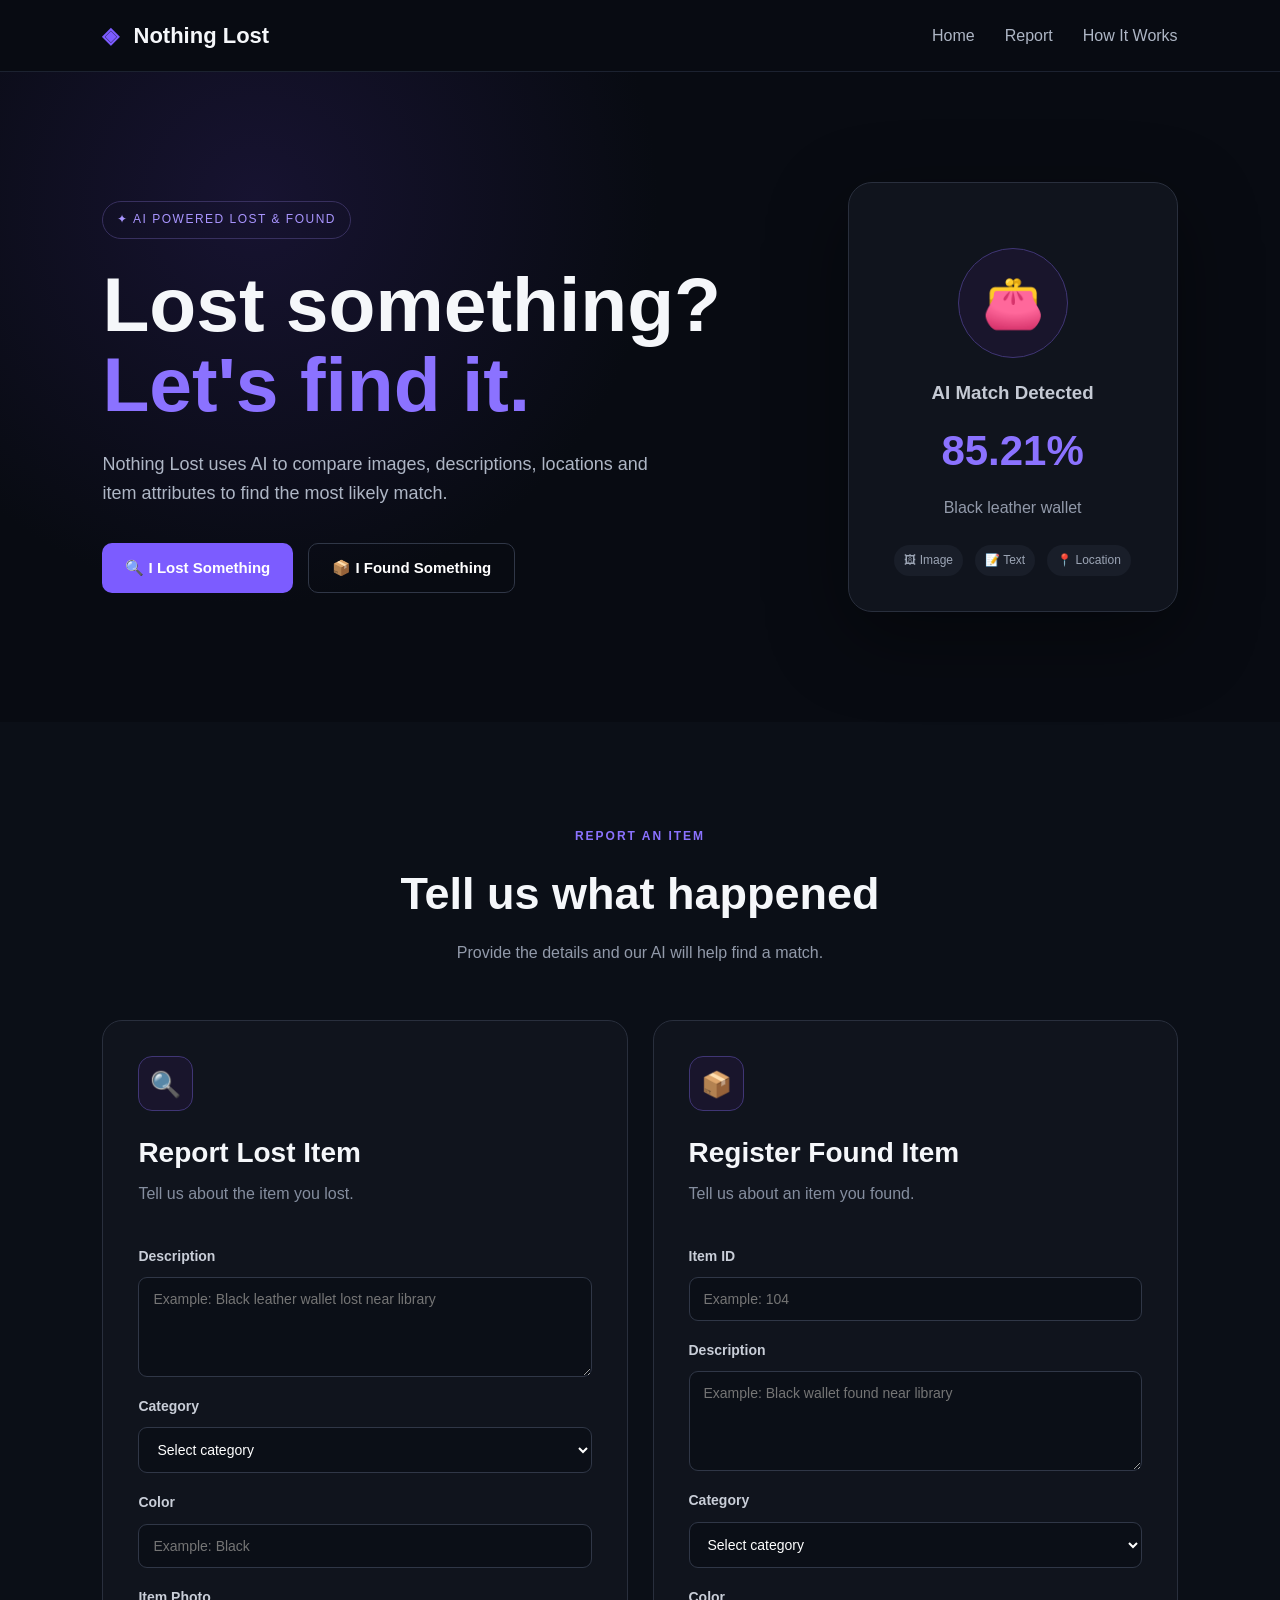
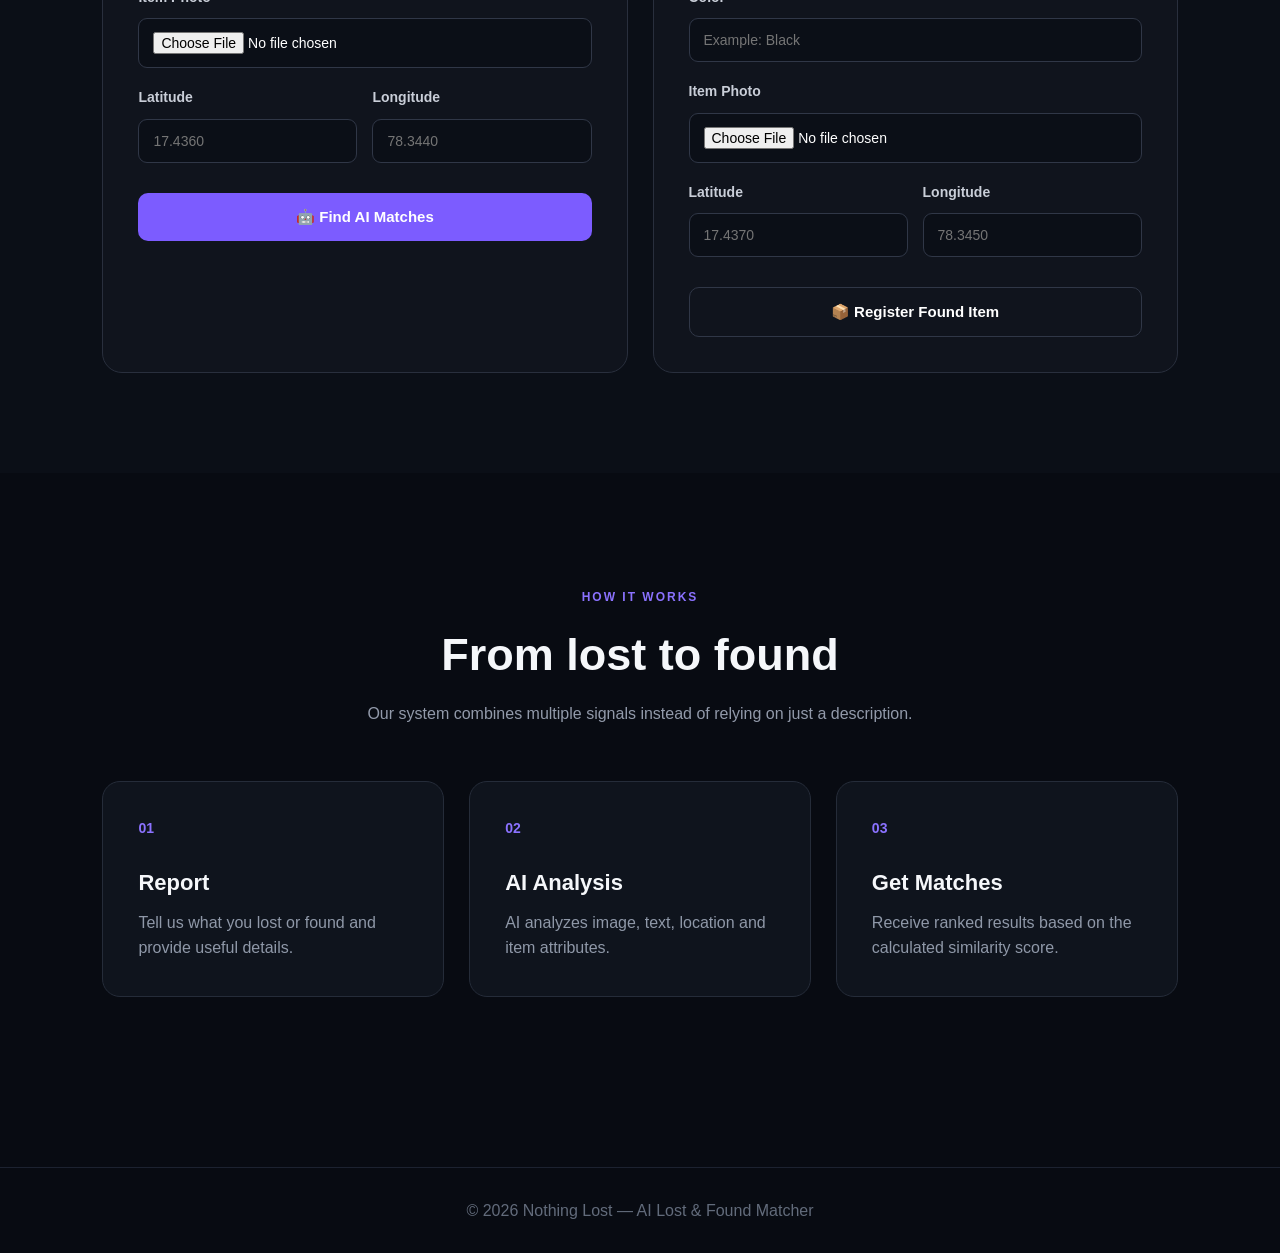
<file: frontend/index.html>
<!DOCTYPE html>
<html lang="en">
<head>
    <meta charset="UTF-8">
    <meta name="viewport" content="width=device-width, initial-scale=1.0">

    <title>Nothing Lost | AI Lost & Found</title>

    <link rel="stylesheet" href="style.css">
</head>

<body>

    <nav class="navbar">
        <div class="logo">
            <span>◈</span> Nothing Lost
        </div>

        <div class="nav-links">
            <a href="#home">Home</a>
            <a href="#report">Report</a>
            <a href="#how">How It Works</a>
        </div>
    </nav>


    <main>

        <!-- HERO -->

        <section class="hero" id="home">

            <div class="hero-content">

                <div class="badge">
                    ✦ AI POWERED LOST & FOUND
                </div>

                <h1>
                    Lost something?
                    <span>Let's find it.</span>
                </h1>

                <p>
                    Nothing Lost uses AI to compare images, descriptions,
                    locations and item attributes to find the most likely
                    match.
                </p>

                <div class="hero-buttons">

                    <button class="primary-btn"
                            onclick="showForm('lost')">
                        🔍 I Lost Something
                    </button>

                    <button class="secondary-btn"
                            onclick="showForm('found')">
                        📦 I Found Something
                    </button>

                </div>

            </div>


            <div class="hero-card">

                <div class="item-icon">
                    👛
                </div>

                <h3>AI Match Detected</h3>

                <div class="match-score">
                    85.21%
                </div>

                <p>Black leather wallet</p>

                <div class="match-details">
                    <span>🖼 Image</span>
                    <span>📝 Text</span>
                    <span>📍 Location</span>
                </div>

            </div>

        </section>


        <!-- REPORT FORMS -->

        <section class="forms-section" id="report">

            <div class="section-heading">

                <span>REPORT AN ITEM</span>

                <h2>Tell us what happened</h2>

                <p>
                    Provide the details and our AI will help find a match.
                </p>

            </div>


            <div class="form-container">


                <!-- LOST ITEM -->

                <div class="item-form" id="lostForm">

                    <div class="form-icon">
                        🔍
                    </div>

                    <h2>Report Lost Item</h2>

                    <p class="form-description">
                        Tell us about the item you lost.
                    </p>

                    <form onsubmit="submitLostItem(event)">

                        <label>Description</label>

                        <textarea
                            id="lostDescription"
                            placeholder="Example: Black leather wallet lost near library"
                            required></textarea>


                        <label>Category</label>

                        <select id="lostCategory" required>

                            <option value="">
                                Select category
                            </option>

                            <option value="wallet">Wallet</option>
                            <option value="phone">Phone</option>
                            <option value="bag">Bag</option>
                            <option value="backpack">Backpack</option>
                            <option value="keys">Keys</option>
                            <option value="documents">Documents</option>
                            <option value="other">Other</option>

                        </select>


                        <label>Color</label>

                        <input
                            type="text"
                            id="lostColor"
                            placeholder="Example: Black"
                            required>


                       <label>Item Photo</label>

<input
    type="file"
    id="lostImage"
    accept="image/*">


                        <div class="location-grid">

                            <div>

                                <label>Latitude</label>

                                <input
                                    type="number"
                                    step="any"
                                    id="lostLatitude"
                                    placeholder="17.4360"
                                    required>

                            </div>


                            <div>

                                <label>Longitude</label>

                                <input
                                    type="number"
                                    step="any"
                                    id="lostLongitude"
                                    placeholder="78.3440"
                                    required>

                            </div>

                        </div>


                        <button
                            type="submit"
                            class="primary-btn full-btn">

                            🤖 Find AI Matches

                        </button>

                    </form>

                </div>


                <!-- FOUND ITEM -->

                <div class="item-form" id="foundForm">

                    <div class="form-icon">
                        📦
                    </div>

                    <h2>Register Found Item</h2>

                    <p class="form-description">
                        Tell us about an item you found.
                    </p>

                    <form onsubmit="submitFoundItem(event)">

                        <label>Item ID</label>

                        <input
                            type="number"
                            id="foundId"
                            placeholder="Example: 104"
                            required>


                        <label>Description</label>

                        <textarea
                            id="foundDescription"
                            placeholder="Example: Black wallet found near library"
                            required></textarea>


                        <label>Category</label>

                        <select id="foundCategory" required>

                            <option value="">
                                Select category
                            </option>

                            <option value="wallet">Wallet</option>
                            <option value="phone">Phone</option>
                            <option value="bag">Bag</option>
                            <option value="backpack">Backpack</option>
                            <option value="keys">Keys</option>
                            <option value="documents">Documents</option>
                            <option value="other">Other</option>

                        </select>


                        <label>Color</label>

                        <input
                            type="text"
                            id="foundColor"
                            placeholder="Example: Black"
                            required>


                        <label>Item Photo</label>

<input
    type="file"
    id="foundImage"
    accept="image/*">

                        <div class="location-grid">

                            <div>

                                <label>Latitude</label>

                                <input
                                    type="number"
                                    step="any"
                                    id="foundLatitude"
                                    placeholder="17.4370"
                                    required>

                            </div>


                            <div>

                                <label>Longitude</label>

                                <input
                                    type="number"
                                    step="any"
                                    id="foundLongitude"
                                    placeholder="78.3450"
                                    required>

                            </div>

                        </div>


                        <button
                            type="submit"
                            class="secondary-btn full-btn">

                            📦 Register Found Item

                        </button>

                    </form>

                </div>

            </div>

        </section>


        <!-- HOW IT WORKS -->

        <section class="how-section" id="how">

            <div class="section-heading">

                <span>HOW IT WORKS</span>

                <h2>From lost to found</h2>

                <p>
                    Our system combines multiple signals instead of relying
                    on just a description.
                </p>

            </div>


            <div class="steps">

                <div class="step-card">

                    <div class="step-number">
                        01
                    </div>

                    <h3>Report</h3>

                    <p>
                        Tell us what you lost or found and provide useful
                        details.
                    </p>

                </div>


                <div class="step-card">

                    <div class="step-number">
                        02
                    </div>

                    <h3>AI Analysis</h3>

                    <p>
                        AI analyzes image, text, location and item attributes.
                    </p>

                </div>


                <div class="step-card">

                    <div class="step-number">
                        03
                    </div>

                    <h3>Get Matches</h3>

                    <p>
                        Receive ranked results based on the calculated
                        similarity score.
                    </p>

                </div>

            </div>

        </section>


        <!-- STATUS -->

        <section class="status-section">

            <div id="statusMessage"></div>

        </section>

    </main>


    <footer>

        <p>
            © 2026 Nothing Lost — AI Lost & Found Matcher
        </p>

    </footer>


    <script src="script.js"></script>

</body>
</html>
</file>
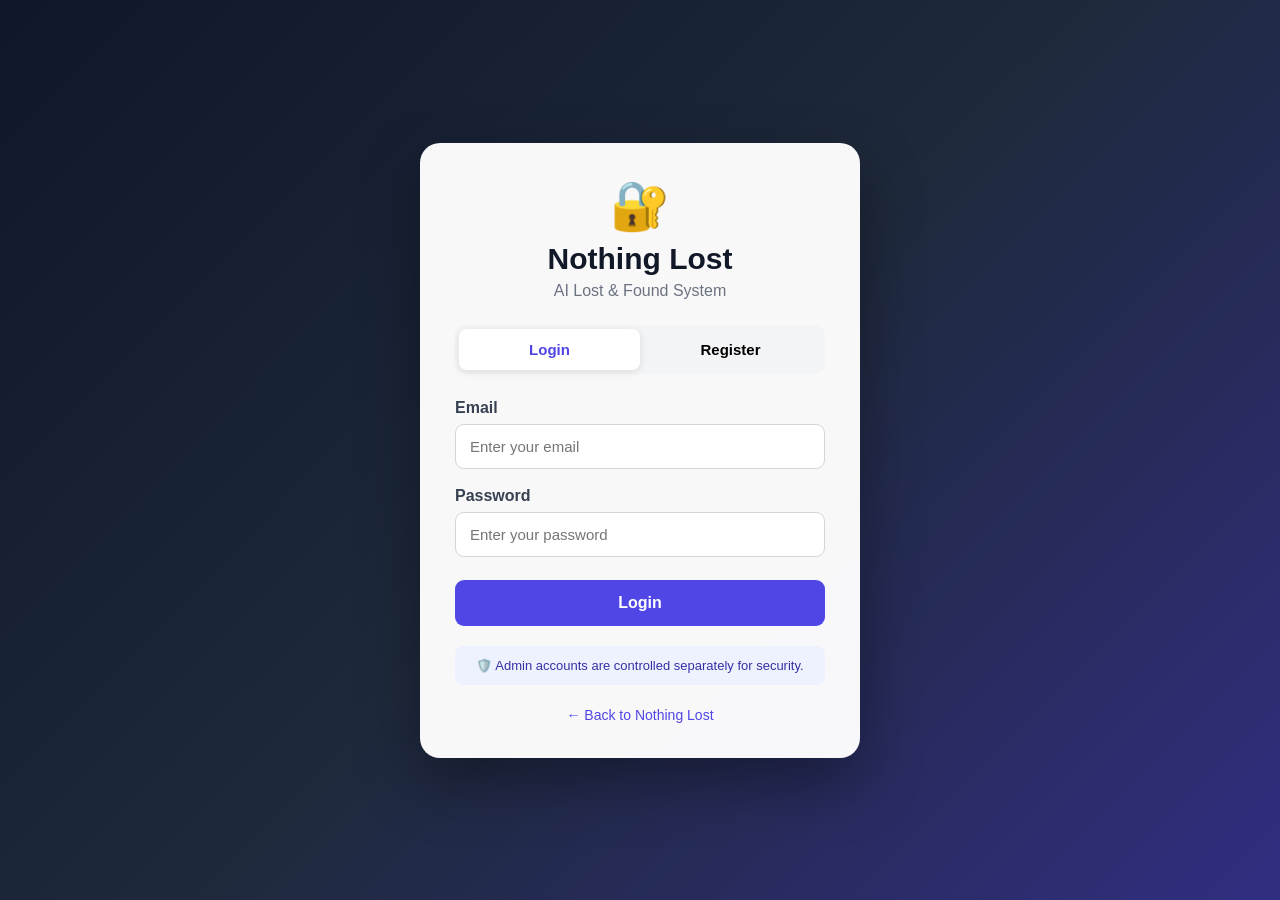
<file: frontend/login.html>
<!DOCTYPE html>
<html lang="en">

<head>

    <meta charset="UTF-8">

    <meta
        name="viewport"
        content="width=device-width, initial-scale=1.0"
    >

    <title>Nothing Lost | Login</title>

    <style>

        * {
            margin: 0;
            padding: 0;
            box-sizing: border-box;
        }


        body {

            min-height: 100vh;

            font-family:
                Arial,
                Helvetica,
                sans-serif;

            background:
                linear-gradient(
                    135deg,
                    #0f172a,
                    #1e293b,
                    #312e81
                );

            display: flex;

            align-items: center;

            justify-content: center;

            padding: 20px;

        }


        .auth-container {

            width: 100%;

            max-width: 440px;

            background: rgba(
                255,
                255,
                255,
                0.97
            );

            border-radius: 20px;

            padding: 35px;

            box-shadow:
                0 25px 60px
                rgba(0, 0, 0, 0.35);

        }


        .logo {

            text-align: center;

            margin-bottom: 25px;

        }


        .logo-icon {

            font-size: 48px;

            margin-bottom: 8px;

        }


        .logo h1 {

            font-size: 30px;

            color: #111827;

        }


        .logo p {

            color: #6b7280;

            margin-top: 6px;

        }


        .tabs {

            display: flex;

            background: #f3f4f6;

            border-radius: 10px;

            padding: 4px;

            margin-bottom: 25px;

        }


        .tab {

            flex: 1;

            border: none;

            background: transparent;

            padding: 12px;

            border-radius: 8px;

            font-size: 15px;

            font-weight: bold;

            cursor: pointer;

        }


        .tab.active {

            background: white;

            box-shadow:
                0 2px 8px
                rgba(0, 0, 0, 0.1);

            color: #4f46e5;

        }


        .form {

            display: none;

        }


        .form.active {

            display: block;

        }


        .form-group {

            margin-bottom: 18px;

        }


        label {

            display: block;

            margin-bottom: 7px;

            font-weight: 600;

            color: #374151;

        }


        input {

            width: 100%;

            padding: 13px 14px;

            border: 1px solid #d1d5db;

            border-radius: 9px;

            font-size: 15px;

            outline: none;

        }


        input:focus {

            border-color: #6366f1;

            box-shadow:
                0 0 0 3px
                rgba(
                    99,
                    102,
                    241,
                    0.15
                );

        }


        .auth-button {

            width: 100%;

            padding: 14px;

            border: none;

            border-radius: 9px;

            background: #4f46e5;

            color: white;

            font-size: 16px;

            font-weight: bold;

            cursor: pointer;

            margin-top: 5px;

        }


        .auth-button:hover {

            background: #4338ca;

        }


        .message {

            margin-top: 18px;

            padding: 12px;

            border-radius: 8px;

            text-align: center;

            display: none;

            font-size: 14px;

        }


        .message.success {

            display: block;

            background: #dcfce7;

            color: #166534;

        }


        .message.error {

            display: block;

            background: #fee2e2;

            color: #991b1b;

        }


        .admin-note {

            margin-top: 20px;

            padding: 12px;

            border-radius: 8px;

            background: #eef2ff;

            color: #3730a3;

            font-size: 13px;

            text-align: center;

        }


        .back-link {

            display: block;

            text-align: center;

            margin-top: 22px;

            color: #4f46e5;

            text-decoration: none;

            font-size: 14px;

        }

    </style>

</head>


<body>


    <div class="auth-container">


        <div class="logo">

            <div class="logo-icon">
                🔐
            </div>

            <h1>
                Nothing Lost
            </h1>

            <p>
                AI Lost & Found System
            </p>

        </div>


        <!-- Login / Register tabs -->

        <div class="tabs">

            <button
                class="tab active"
                id="loginTab"
                onclick="showLogin()"
            >
                Login
            </button>


            <button
                class="tab"
                id="registerTab"
                onclick="showRegister()"
            >
                Register
            </button>

        </div>


        <!-- LOGIN FORM -->

        <form
            id="loginForm"
            class="form active"
            onsubmit="loginUser(event)"
        >

            <div class="form-group">

                <label for="loginEmail">
                    Email
                </label>

                <input
                    type="email"
                    id="loginEmail"
                    placeholder="Enter your email"
                    required
                >

            </div>


            <div class="form-group">

                <label for="loginPassword">
                    Password
                </label>

                <input
                    type="password"
                    id="loginPassword"
                    placeholder="Enter your password"
                    required
                >

            </div>


            <button
                type="submit"
                class="auth-button"
            >
                Login
            </button>

        </form>


        <!-- REGISTER FORM -->

        <form
            id="registerForm"
            class="form"
            onsubmit="registerUser(event)"
        >

            <div class="form-group">

                <label for="registerEmail">
                    Email
                </label>

                <input
                    type="email"
                    id="registerEmail"
                    placeholder="Enter your email"
                    required
                >

            </div>


            <div class="form-group">

                <label for="registerPassword">
                    Password
                </label>

                <input
                    type="password"
                    id="registerPassword"
                    placeholder="Create a password"
                    minlength="6"
                    required
                >

            </div>


            <div class="form-group">

                <label for="confirmPassword">
                    Confirm Password
                </label>

                <input
                    type="password"
                    id="confirmPassword"
                    placeholder="Confirm your password"
                    minlength="6"
                    required
                >

            </div>


            <button
                type="submit"
                class="auth-button"
            >
                Create Account
            </button>

        </form>


        <!-- Status message -->

        <div
            id="authMessage"
            class="message"
        ></div>


        <div class="admin-note">

            🛡️ Admin accounts are controlled
            separately for security.

        </div>


        <a
            href="index.html"
            class="back-link"
        >
            ← Back to Nothing Lost
        </a>


    </div>


    <script>


        // ----------------------------------------
        // SWITCH TO LOGIN
        // ----------------------------------------

        function showLogin() {

            document
                .getElementById("loginForm")
                .classList.add("active");


            document
                .getElementById("registerForm")
                .classList.remove("active");


            document
                .getElementById("loginTab")
                .classList.add("active");


            document
                .getElementById("registerTab")
                .classList.remove("active");


            clearMessage();

        }


        // ----------------------------------------
        // SWITCH TO REGISTER
        // ----------------------------------------

        function showRegister() {

            document
                .getElementById("registerForm")
                .classList.add("active");


            document
                .getElementById("loginForm")
                .classList.remove("active");


            document
                .getElementById("registerTab")
                .classList.add("active");


            document
                .getElementById("loginTab")
                .classList.remove("active");


            clearMessage();

        }


        // ----------------------------------------
        // MESSAGE
        // ----------------------------------------

        function showMessage(
            message,
            type
        ) {

            const element =
                document.getElementById(
                    "authMessage"
                );


            element.textContent =
                message;


            element.className =
                "message " + type;

        }


        function clearMessage() {

            const element =
                document.getElementById(
                    "authMessage"
                );


            element.textContent = "";

            element.className =
                "message";

        }


        // ----------------------------------------
        // REGISTER
        // ----------------------------------------

        async function registerUser(event) {

            event.preventDefault();


            const email =
                document.getElementById(
                    "registerEmail"
                ).value.trim();


            const password =
                document.getElementById(
                    "registerPassword"
                ).value;


            const confirmPassword =
                document.getElementById(
                    "confirmPassword"
                ).value;


            // Check passwords

            if (
                password !==
                confirmPassword
            ) {

                showMessage(
                    "❌ Passwords do not match.",
                    "error"
                );

                return;

            }


            try {

                const response =
                    await fetch(
                        "http://127.0.0.1:8000/register",
                        {

                            method: "POST",

                            headers: {

                                "Content-Type":
                                    "application/json"

                            },

                            body:
                                JSON.stringify({

                                    email:
                                        email,

                                    password:
                                        password

                                })

                        }
                    );


                const data =
                    await response.json();


                if (!data.success) {

                    showMessage(
                        "❌ " + data.message,
                        "error"
                    );

                    return;

                }


                showMessage(
                    "✅ Account created successfully. You can now login.",
                    "success"
                );


                document
                    .getElementById(
                        "registerForm"
                    )
                    .reset();


                setTimeout(
                    showLogin,
                    1500
                );


            } catch (error) {

                console.error(
                    "REGISTER ERROR:",
                    error
                );


                showMessage(
                    "❌ Could not connect to the backend.",
                    "error"
                );

            }

        }


        // ----------------------------------------
        // LOGIN
        // ----------------------------------------

        async function loginUser(event) {

            event.preventDefault();


            const email =
                document.getElementById(
                    "loginEmail"
                ).value.trim();


            const password =
                document.getElementById(
                    "loginPassword"
                ).value;


            try {

                const response =
                    await fetch(
                        "http://127.0.0.1:8000/login",
                        {

                            method: "POST",

                            headers: {

                                "Content-Type":
                                    "application/json"

                            },

                            body:
                                JSON.stringify({

                                    email:
                                        email,

                                    password:
                                        password

                                })

                        }
                    );


                const data =
                    await response.json();


                if (!data.success) {

                    showMessage(
                        "❌ " + data.message,
                        "error"
                    );

                    return;

                }


                // Save logged-in user
                localStorage.setItem(
                    "nothingLostUser",
                    JSON.stringify(
                        data.user
                    )
                );


                showMessage(
                    "✅ Login successful. Redirecting...",
                    "success"
                );


                /*
                    For now both User and Admin
                    go to the main application.

                    We will create the separate
                    Admin Dashboard next.
                */

                setTimeout(
                    function() {

                        window.location.href =
                            "index.html";

                    },
                    1000
                );


            } catch (error) {

                console.error(
                    "LOGIN ERROR:",
                    error
                );


                showMessage(
                    "❌ Could not connect to the backend.",
                    "error"
                );

            }

        }

    </script>


</body>

</html>
</file>
<file: frontend/style.css>
* {
    margin: 0;
    padding: 0;
    box-sizing: border-box;
}

html {
    scroll-behavior: smooth;
}

body {
    font-family: Arial, sans-serif;
    background: #080b12;
    color: #f5f7fa;
    line-height: 1.6;
}

.navbar {
    height: 72px;
    padding: 0 8%;
    display: flex;
    align-items: center;
    justify-content: space-between;
    border-bottom: 1px solid #1c2230;
    background: #080b12;
}

.logo {
    font-size: 22px;
    font-weight: 700;
}

.logo span {
    color: #7c5cff;
    margin-right: 8px;
}

.nav-links {
    display: flex;
    gap: 30px;
}

.nav-links a {
    color: #aeb6c5;
    text-decoration: none;
}

.nav-links a:hover {
    color: white;
}

.hero {
    min-height: 650px;
    padding: 90px 8%;
    display: flex;
    align-items: center;
    justify-content: space-between;
    gap: 60px;
    background:
        radial-gradient(circle at 20% 20%, #171331 0, transparent 35%),
        #080b12;
}

.hero-content {
    max-width: 650px;
}

.badge {
    display: inline-block;
    padding: 8px 14px;
    border: 1px solid #38305f;
    border-radius: 30px;
    color: #a995ff;
    font-size: 12px;
    letter-spacing: 1.5px;
    margin-bottom: 25px;
}

h1 {
    font-size: clamp(45px, 6vw, 78px);
    line-height: 1.05;
    margin-bottom: 25px;
}

h1 span {
    display: block;
    color: #8b72ff;
}

.hero-content p {
    color: #aeb6c5;
    font-size: 18px;
    max-width: 580px;
    margin-bottom: 35px;
}

.hero-buttons {
    display: flex;
    gap: 15px;
    flex-wrap: wrap;
}

button {
    font-family: inherit;
    cursor: pointer;
}

.primary-btn,
.secondary-btn {
    padding: 15px 23px;
    border-radius: 10px;
    font-size: 15px;
    font-weight: 600;
    transition: 0.2s;
}

.primary-btn {
    border: none;
    background: #7c5cff;
    color: white;
}

.primary-btn:hover {
    transform: translateY(-2px);
}

.secondary-btn {
    border: 1px solid #303747;
    background: transparent;
    color: white;
}

.secondary-btn:hover {
    background: #141923;
}

.hero-card {
    width: 330px;
    min-height: 390px;
    padding: 35px;
    border: 1px solid #292f3d;
    border-radius: 24px;
    background: #10141d;
    text-align: center;
    box-shadow: 0 25px 80px rgba(0, 0, 0, 0.4);
}

.item-icon {
    width: 110px;
    height: 110px;
    margin: 30px auto 20px;
    border-radius: 50%;
    display: flex;
    align-items: center;
    justify-content: center;
    font-size: 50px;
    background: #19152c;
    border: 1px solid #403675;
}

.hero-card h3 {
    color: #c5cad4;
}

.match-score {
    font-size: 42px;
    font-weight: 800;
    color: #8b72ff;
    margin: 10px 0;
}

.hero-card p {
    color: #929aaa;
}

.match-details {
    margin-top: 25px;
    display: flex;
    justify-content: center;
    gap: 12px;
    flex-wrap: wrap;
}

.match-details span {
    padding: 6px 10px;
    border-radius: 20px;
    background: #191e29;
    color: #9ca5b5;
    font-size: 12px;
}

.stats {
    display: flex;
    justify-content: center;
    gap: 100px;
    padding: 35px 8%;
    border-top: 1px solid #1c2230;
    border-bottom: 1px solid #1c2230;
    background: #0b0f17;
}

.stats div {
    display: flex;
    flex-direction: column;
    text-align: center;
}

.stats strong {
    font-size: 27px;
}

.stats span {
    color: #858e9f;
    font-size: 13px;
}

.how-section {
    padding: 110px 8%;
}

.section-heading {
    text-align: center;
    max-width: 650px;
    margin: auto;
}

.section-heading > span {
    color: #8b72ff;
    font-size: 12px;
    letter-spacing: 2px;
    font-weight: 700;
}

.section-heading h2 {
    font-size: 45px;
    margin: 10px 0;
}

.section-heading p {
    color: #929aaa;
}

.steps {
    display: grid;
    grid-template-columns: repeat(3, 1fr);
    gap: 25px;
    margin-top: 55px;
}

.step-card {
    padding: 35px;
    border: 1px solid #252c39;
    border-radius: 18px;
    background: #0f141d;
}

.step-number {
    color: #8b72ff;
    font-weight: bold;
    font-size: 14px;
    margin-bottom: 25px;
}

.step-card h3 {
    margin-bottom: 10px;
    font-size: 22px;
}

.step-card p {
    color: #8f98a8;
}

.report-section {
    padding: 50px 8% 110px;
}

.report-box {
    max-width: 900px;
    margin: auto;
    padding: 60px;
    text-align: center;
    border: 1px solid #30275a;
    border-radius: 25px;
    background: #111022;
}

.report-box h2 {
    font-size: 38px;
}

.report-box p {
    color: #929aaa;
    margin: 10px 0 30px;
}

.report-box .hero-buttons {
    justify-content: center;
}

footer {
    padding: 30px;
    text-align: center;
    color: #626b7b;
    border-top: 1px solid #1c2230;
}

@media (max-width: 800px) {

    .nav-links {
        display: none;
    }

    .hero {
        flex-direction: column;
        text-align: center;
    }

    .hero-buttons {
        justify-content: center;
    }

    .hero-card {
        width: 100%;
        max-width: 330px;
    }

    .stats {
        gap: 40px;
    }

    .steps {
        grid-template-columns: 1fr;
    }

    .report-box {
        padding: 40px 20px;
    }
}
/* =========================
   REPORT FORMS
========================= */

.forms-section {
    padding: 100px 8%;
    background: #0b0f17;
}

.form-container {
    max-width: 1100px;
    margin: 55px auto 0;
    display: grid;
    grid-template-columns: 1fr 1fr;
    gap: 25px;
}

.item-form {
    padding: 35px;
    background: #10141d;
    border: 1px solid #292f3d;
    border-radius: 20px;
}

.form-icon {
    width: 55px;
    height: 55px;
    display: flex;
    align-items: center;
    justify-content: center;
    border-radius: 14px;
    background: #19152c;
    border: 1px solid #403675;
    font-size: 25px;
    margin-bottom: 20px;
}

.item-form h2 {
    font-size: 28px;
    margin-bottom: 5px;
}

.form-description {
    color: #858e9f;
    margin-bottom: 30px;
}

.item-form form {
    display: flex;
    flex-direction: column;
    gap: 10px;
}

.item-form label {
    color: #c9ced8;
    font-size: 14px;
    font-weight: 600;
    margin-top: 8px;
}

.item-form input,
.item-form textarea,
.item-form select {
    width: 100%;
    padding: 13px 14px;
    border: 1px solid #303747;
    border-radius: 9px;
    background: #0b0f17;
    color: white;
    font-family: inherit;
    font-size: 14px;
    outline: none;
}

.item-form input:focus,
.item-form textarea:focus,
.item-form select:focus {
    border-color: #7c5cff;
}

.item-form textarea {
    min-height: 100px;
    resize: vertical;
}

.item-form select {
    cursor: pointer;
}

.location-grid {
    display: grid;
    grid-template-columns: 1fr 1fr;
    gap: 15px;
}

.location-grid > div {
    display: flex;
    flex-direction: column;
    gap: 10px;
}

.full-btn {
    width: 100%;
    margin-top: 20px;
}

.status-section {
    padding: 0 8% 60px;
    text-align: center;
}

#statusMessage {
    max-width: 800px;
    margin: auto;
}

@media (max-width: 850px) {

    .form-container {
        grid-template-columns: 1fr;
    }

}

@media (max-width: 500px) {

    .location-grid {
        grid-template-columns: 1fr;
    }

    .item-form {
        padding: 25px;
    }

}
</file>
